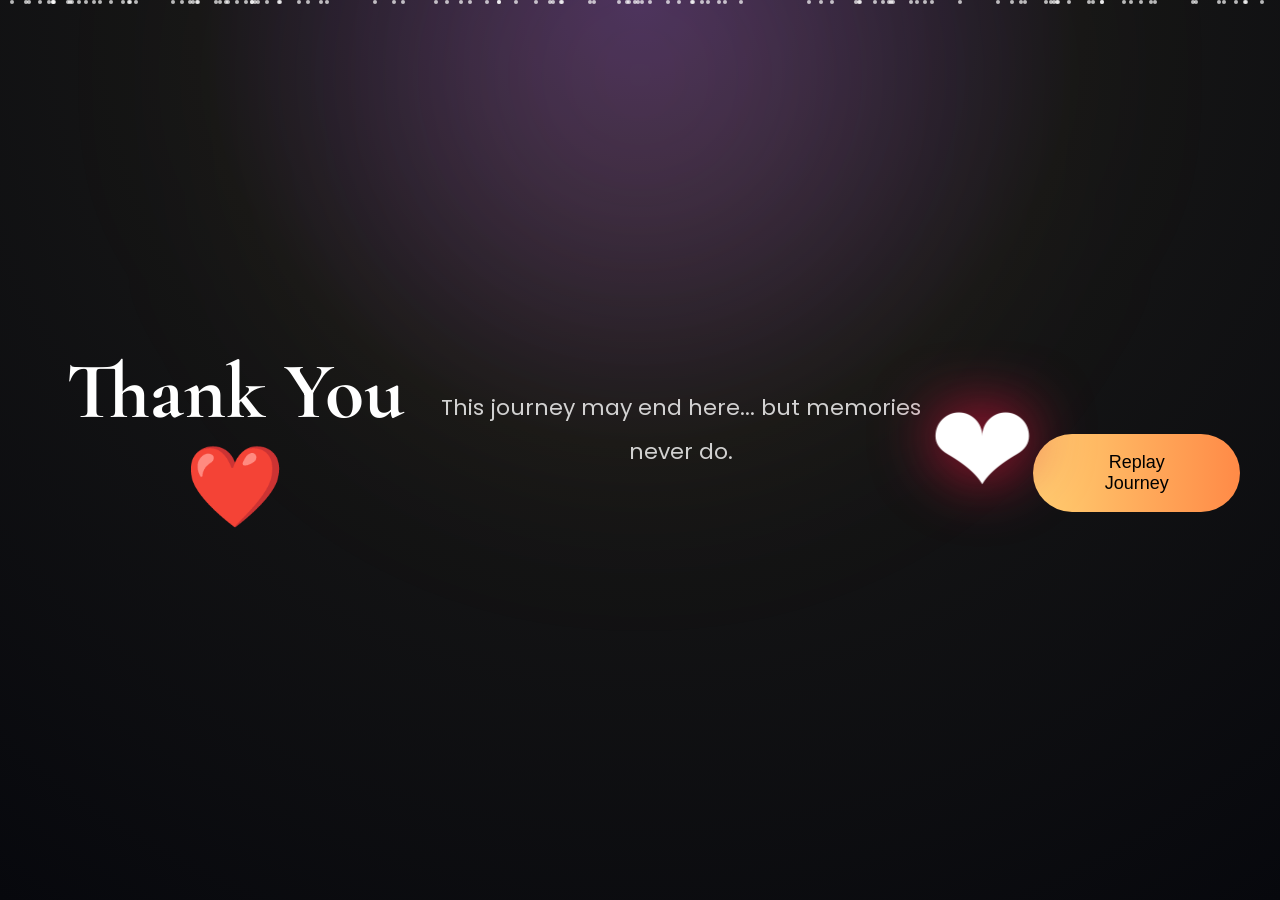
<file: final.html>
<!DOCTYPE html>
<html lang="en">

<head>

<meta charset="UTF-8">
<meta name="viewport" content="width=device-width, initial-scale=1.0">

<title>The End ❤️</title>

<link rel="preconnect" href="https://fonts.googleapis.com">

<link href="https://fonts.googleapis.com/css2?family=Cormorant+Garamond:wght@700&family=Poppins:wght@300;500&display=swap" rel="stylesheet">

<link rel="stylesheet" href="css/style.css">
<link rel="stylesheet" href="css/final.css">

<script src="https://cdn.jsdelivr.net/npm/gsap@3.13.0/dist/gsap.min.js"></script>

</head>

<body class="final-page">

<div id="particles"></div>

<div class="hero">

<h1>
Thank You ❤️
</h1>

<p id="finalMessage">

This journey may end here...

but memories never do.

</p>

<div class="heart">

❤

</div>

<button id="replay">

Replay Journey

</button>

</div>

<script src="js/final.js"></script>

</body>

</html>
</file>
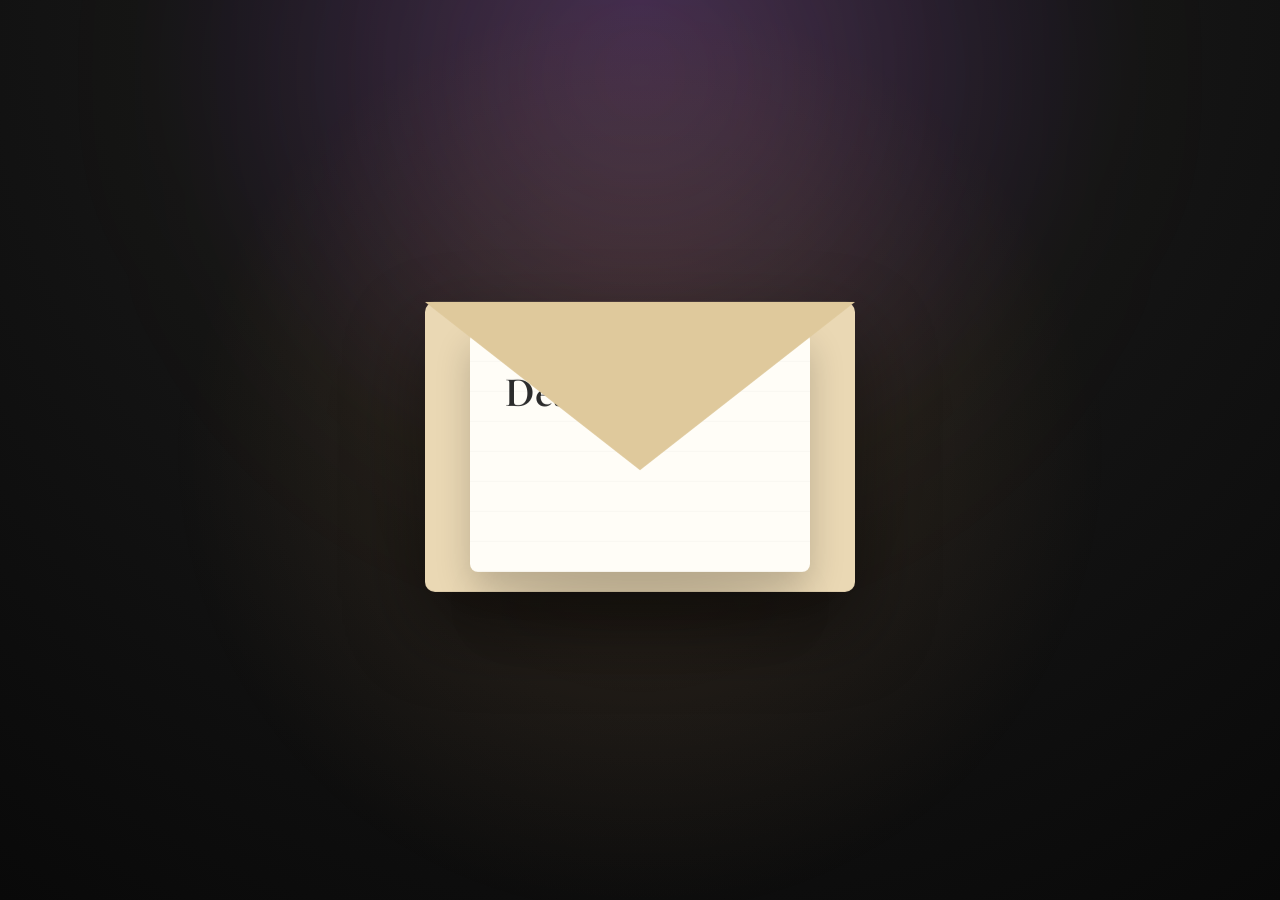
<file: letter.html>
<!DOCTYPE html>
<html lang="en">

<head>

<meta charset="UTF-8">
<meta name="viewport" content="width=device-width, initial-scale=1.0">

<title>The Letter</title>

<link rel="preconnect" href="https://fonts.googleapis.com">
<link rel="preconnect" href="https://fonts.gstatic.com" crossorigin>

<link href="https://fonts.googleapis.com/css2?family=Cormorant+Garamond:wght@400;600;700&family=Poppins:wght@300;400;500&display=swap" rel="stylesheet">

<link rel="stylesheet" href="css/style.css">
<link rel="stylesheet" href="css/letter.css">

<script src="https://cdn.jsdelivr.net/npm/gsap@3.13.0/dist/gsap.min.js"></script>

</head>

<body class="letter-page">

<div class="letter-wrapper">

<div class="envelope" id="envelope">

<div class="envelope-top"></div>

<div class="letter-paper" id="paper">

<h2>Dear You ❤️</h2>

<div id="typewriter"></div>

<button id="continueBtn">
Continue →
</button>

</div>

</div>

</div>

<script src="js/letter.js"></script>

</body>

</html>
</file>
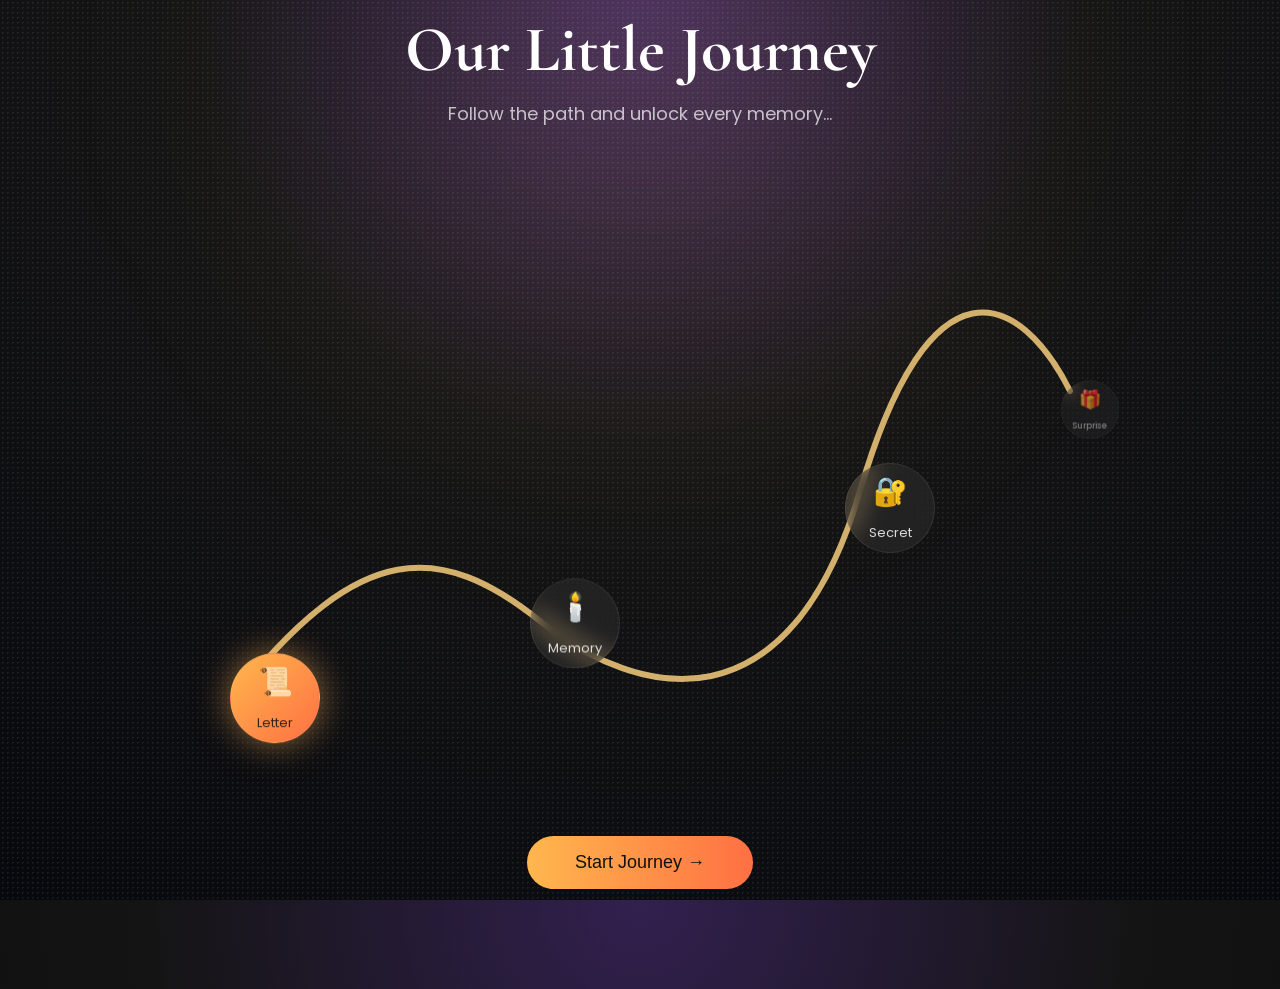
<file: map.html>
<!DOCTYPE html>
<html lang="en">

<head>

<meta charset="UTF-8">
<meta name="viewport" content="width=device-width, initial-scale=1.0">

<title>Journey Map</title>

<link rel="preconnect" href="https://fonts.googleapis.com">

<link href="https://fonts.googleapis.com/css2?family=Cormorant+Garamond:wght@700&family=Poppins:wght@300;400;500&display=swap" rel="stylesheet">

<link rel="stylesheet" href="css/style.css">
<link rel="stylesheet" href="css/map.css">

<script src="https://cdn.jsdelivr.net/npm/gsap@3.13.0/dist/gsap.min.js"></script>

</head>

<body class="map-page">

<div class="noise"></div>

<section class="map-container">

<h1>Our Little Journey</h1>

<p class="subtitle">
Follow the path and unlock every memory...
</p>

<div class="map">

<!-- SVG PATH -->

<svg class="path-svg"
viewBox="0 0 1000 600">

<path id="journeyPath"

d="M100 500
C220 350 300 350 400 430
S650 540 720 300
S880 100 930 200"

stroke="#d4b06d"

stroke-width="6"

fill="none"

stroke-linecap="round"

stroke-dasharray="2000"

stroke-dashoffset="2000"/>

</svg>

<!-- POINT 1 -->

<div class="point active"
id="point1"
style="left:90px;top:470px;">

<span>📜</span>

<p>Letter</p>

</div>

<!-- POINT 2 -->

<div class="point"
id="point2"
style="left:390px;top:395px;">

<span>🕯️</span>

<p>Memory</p>

</div>

<!-- POINT 3 -->

<div class="point"
id="point3"
style="left:705px;top:280px;">

<span>🔐</span>

<p>Secret</p>

</div>

<!-- POINT 4 -->

<div class="point"
id="point4"
style="left:905px;top:180px;">

<span>🎁</span>

<p>Surprise</p>

</div>

</div>

<button id="nextBtn">

Start Journey →

</button>

</section>

<script src="js/map.js"></script>

</body>

</html>
</file>
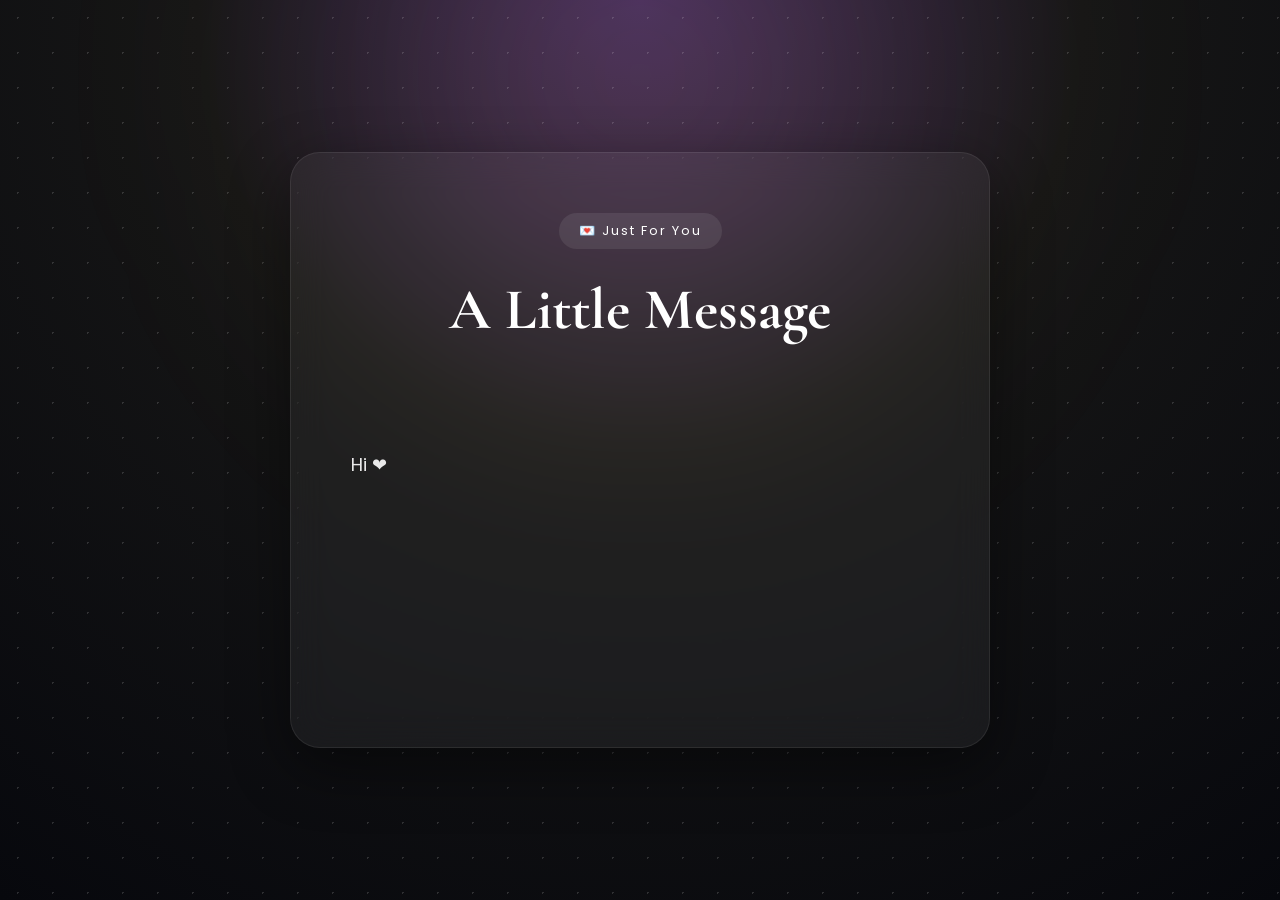
<file: message.html>
<!DOCTYPE html>
<html lang="en">

<head>

<meta charset="UTF-8">
<meta name="viewport" content="width=device-width, initial-scale=1.0">

<title>A Message For You</title>

<link rel="preconnect" href="https://fonts.googleapis.com">

<link href="https://fonts.googleapis.com/css2?family=Cormorant+Garamond:wght@700&family=Poppins:wght@300;400;500&display=swap" rel="stylesheet">

<link rel="stylesheet" href="css/style.css">
<link rel="stylesheet" href="css/message.css">

<script src="https://cdn.jsdelivr.net/npm/gsap@3.13.0/dist/gsap.min.js"></script>

</head>

<body class="message-page">

<div class="stars"></div>

<div class="message-card">

<span class="tag">
💌 Just For You
</span>

<h1 id="title">
A Little Message
</h1>

<div id="typing"></div>

<button id="continue">
One Last Surprise →
</button>

</div>

<script src="js/message.js"></script>

</body>

</html>
</file>
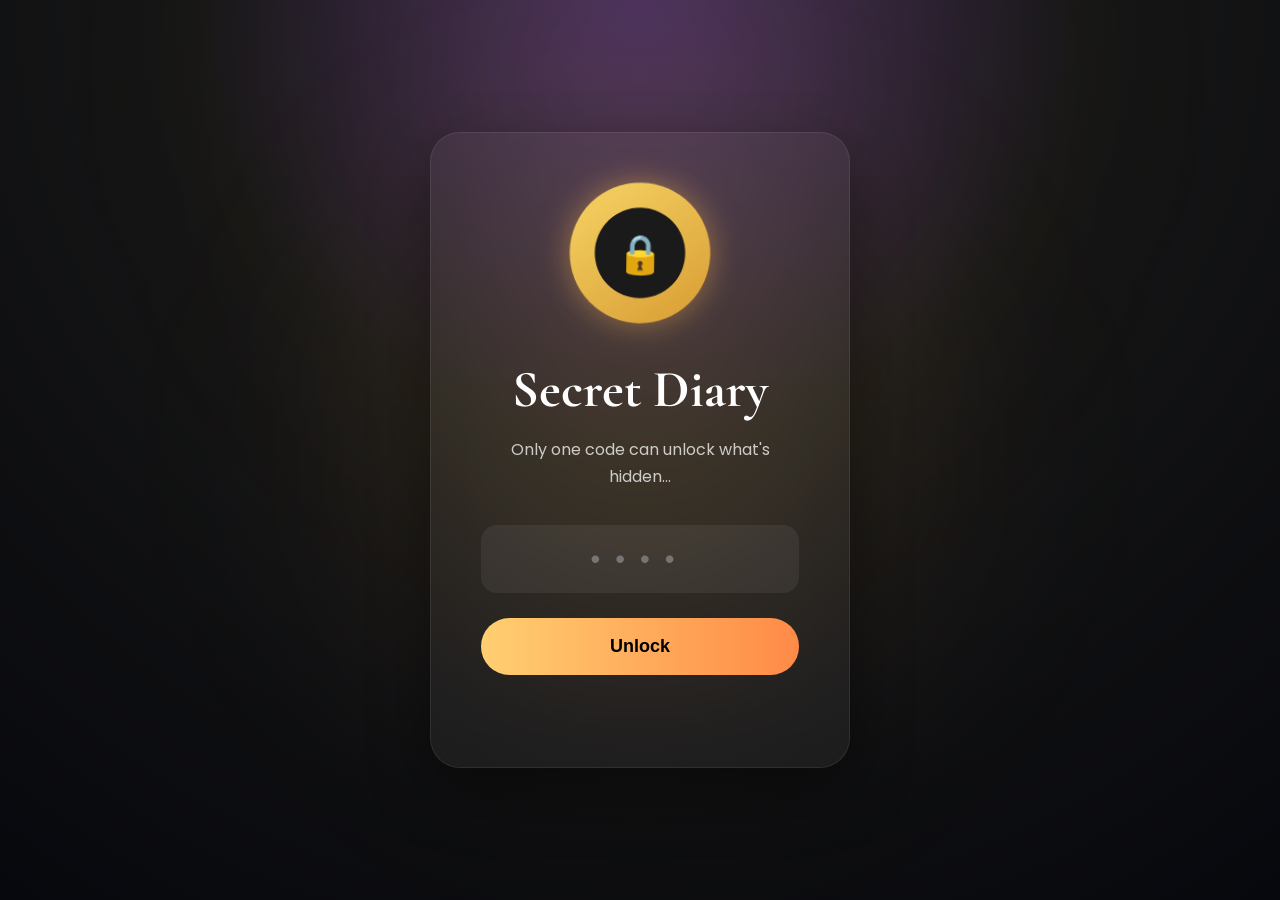
<file: vault.html>
<!DOCTYPE html>
<html lang="en">

<head>

<meta charset="UTF-8">
<meta name="viewport" content="width=device-width, initial-scale=1.0">

<title>Secret Vault</title>

<link rel="preconnect" href="https://fonts.googleapis.com">

<link href="https://fonts.googleapis.com/css2?family=Cormorant+Garamond:wght@700&family=Poppins:wght@300;400;500&display=swap" rel="stylesheet">

<link rel="stylesheet" href="css/style.css">
<link rel="stylesheet" href="css/vault.css">

<script src="https://cdn.jsdelivr.net/npm/gsap@3.13.0/dist/gsap.min.js"></script>

</head>

<body class="vault-page">

<div class="bg-glow"></div>

<div class="vault-card">

<div class="lock-circle">

<div class="lock-center">

🔒

</div>

</div>

<h1>Secret Diary</h1>

<p>

Only one code can unlock what's hidden...

</p>

<input
type="password"
maxlength="4"
placeholder="••••"
id="pin">

<button id="unlock">

Unlock

</button>

<p id="status"></p>

</div>

<script src="js/vault.js"></script>

</body>

</html>
</file>
<file: css/style.css>
/* =========================================================
   SURPRISE JOURNEY V3
   Author : ChatGPT
========================================================= */

/* =========================================================
   RESET
========================================================= */

*,
*::before,
*::after{
    margin:0;
    padding:0;
    box-sizing:border-box;
}

html{
    scroll-behavior:smooth;
}

body{

    background:#07080d;

    color:#fff;

    font-family:'Poppins',sans-serif;

    overflow-x:hidden;

    min-height:100vh;

}

/* =========================================================
   ROOT VARIABLES
========================================================= */

:root{

--primary:#FFD369;

--secondary:#FF944D;

--white:#ffffff;

--black:#07080d;

--glass:rgba(255,255,255,.05);

--glass-border:rgba(255,255,255,.08);

--shadow:

0 25px 60px rgba(0,0,0,.45);

--radius:28px;

--transition:.35s;

}

/* =========================================================
   SCROLLBAR
========================================================= */

::-webkit-scrollbar{

width:10px;

}

::-webkit-scrollbar-track{

background:#101010;

}

::-webkit-scrollbar-thumb{

background:

linear-gradient(

180deg,

var(--primary),

var(--secondary)

);

border-radius:100px;

}

/* =========================================================
   TYPOGRAPHY
========================================================= */

h1,h2,h3{

font-family:"Cormorant Garamond",serif;

font-weight:700;

}

p{

line-height:1.8;

opacity:.85;

}

img{

display:block;

width:100%;

}

/* =========================================================
   MAIN BACKGROUND
========================================================= */

body::before{

content:"";

position:fixed;

inset:0;

background:

radial-gradient(circle at top,

#38225f 0%,

#161616 40%,

#07080d 100%);

z-index:-20;

}

/* =========================================================
   GOLD GLOW
========================================================= */

body::after{

content:"";

position:fixed;

left:50%;

top:-350px;

transform:translateX(-50%);

width:850px;

height:850px;

background:

radial-gradient(circle,

rgba(255,190,90,.18),

transparent 70%);

filter:blur(120px);

animation:glowMove 10s ease infinite;

z-index:-15;

}

@keyframes glowMove{

0%,100%{

transform:

translateX(-50%)

scale(.9);

}

50%{

transform:

translateX(-50%)

scale(1.2);

}

}

/* =========================================================
   STARS
========================================================= */

.stars{

position:fixed;

inset:0;

pointer-events:none;

overflow:hidden;

z-index:-12;

}

.star{

position:absolute;

width:2px;

height:2px;

border-radius:50%;

background:white;

opacity:.35;

animation:starFloat linear infinite;

}

@keyframes starFloat{

0%{

transform:

translateY(100vh);

opacity:0;

}

20%{

opacity:.4;

}

100%{

transform:

translateY(-120px);

opacity:0;

}

}

/* =========================================================
   CONTAINER
========================================================= */

.container{

width:min(1200px,92%);

margin:auto;

}

/* =========================================================
   SECTION
========================================================= */

section{

padding:100px 0;

position:relative;

}

/* =========================================================
   GLASS CARD
========================================================= */

.glass{

background:var(--glass);

backdrop-filter:blur(18px);

border:1px solid var(--glass-border);

border-radius:var(--radius);

box-shadow:var(--shadow);

position:relative;

overflow:hidden;

}

.glass::before{

content:"";

position:absolute;

left:-120px;

top:-200px;

width:220px;

height:700px;

background:

linear-gradient(

90deg,

transparent,

rgba(255,255,255,.08),

transparent

);

transform:rotate(30deg);

animation:glassShine 8s linear infinite;

}

@keyframes glassShine{

0%{

left:-250px;

}

100%{

left:130%;

}

}

/* =========================================================
   BUTTON
========================================================= */

.btn{

display:inline-flex;

justify-content:center;

align-items:center;

gap:12px;

padding:18px 42px;

border:none;

outline:none;

border-radius:80px;

cursor:pointer;

background:

linear-gradient(

90deg,

var(--primary),

var(--secondary)

);

color:#111;

font-size:17px;

font-weight:600;

transition:var(--transition);

position:relative;

overflow:hidden;

}

.btn:hover{

transform:

translateY(-5px);

box-shadow:

0 18px 40px rgba(255,170,70,.35);

}

.btn::before{

content:"";

position:absolute;

left:-100%;

top:0;

width:100%;

height:100%;

background:

linear-gradient(

90deg,

transparent,

rgba(255,255,255,.5),

transparent

);

transition:.7s;

}

.btn:hover::before{

left:120%;

}

/* =========================================================
   TITLE
========================================================= */

.title{

font-size:74px;

text-align:center;

margin-bottom:20px;

}

.subtitle{

max-width:700px;

margin:auto;

text-align:center;

font-size:18px;

margin-bottom:60px;

}

/* =========================================================
   HERO
========================================================= */

.hero{

min-height:100vh;

display:flex;

justify-content:center;

align-items:center;

padding:40px;

}
/* =========================================================
   PREMIUM HERO CARD
========================================================= */

.hero-card{

    width:min(850px,95%);

    padding:70px 60px;

    text-align:center;

}

.hero-card h1{

    font-size:88px;

    line-height:.95;

    margin-bottom:25px;

    letter-spacing:1px;

}

.hero-card p{

    max-width:580px;

    margin:auto;

    font-size:18px;

    opacity:.82;

}

/* =========================================================
   BADGE
========================================================= */

.badge{

display:inline-flex;

align-items:center;

gap:10px;

padding:10px 24px;

margin-bottom:35px;

border-radius:100px;

background:rgba(255,255,255,.06);

border:1px solid rgba(255,255,255,.08);

font-size:12px;

letter-spacing:3px;

text-transform:uppercase;

color:var(--primary);

}

/* =========================================================
   3D ENVELOPE
========================================================= */

.envelope{

position:relative;

width:320px;

height:220px;

margin:60px auto;

transform-style:preserve-3d;

perspective:1400px;

cursor:pointer;

transition:.5s;

}

.envelope:hover{

transform:

translateY(-12px)

scale(1.03);

}

/* Shadow */

.envelope-shadow{

position:absolute;

left:50%;

bottom:-30px;

transform:translateX(-50%);

width:230px;

height:40px;

border-radius:50%;

background:rgba(0,0,0,.45);

filter:blur(22px);

transition:.4s;

}

.envelope:hover .envelope-shadow{

width:280px;

opacity:.8;

}

/* Back */

.envelope-back{

position:absolute;

inset:0;

background:

linear-gradient(135deg,#f7e6c2,#e4c48f);

border-radius:14px;

overflow:hidden;

box-shadow:

0 20px 40px rgba(0,0,0,.35);

}

/* Left Fold */

.envelope-left{

position:absolute;

left:0;

bottom:0;

width:50%;

height:100%;

clip-path:polygon(0 0,100% 50%,0 100%);

background:#e7c995;

}

/* Right Fold */

.envelope-right{

position:absolute;

right:0;

bottom:0;

width:50%;

height:100%;

clip-path:polygon(100% 0,0 50%,100% 100%);

background:#dbb97e;

}

/* Bottom Fold */

.envelope-bottom{

position:absolute;

left:0;

bottom:0;

width:100%;

height:55%;

clip-path:polygon(0 0,50% 100%,100% 0);

background:#d7b06d;

}

/* Top Flap */

.envelope-top{

position:absolute;

left:0;

top:0;

width:100%;

height:100%;

clip-path:polygon(0 0,100% 0,50% 58%);

background:

linear-gradient(180deg,#f6e3bb,#d8b87d);

transform-origin:top;

transition:1s cubic-bezier(.22,1,.36,1);

z-index:20;

}

/* =========================================================
   LETTER
========================================================= */

.letter-paper{

position:absolute;

left:50%;

bottom:18px;

transform:translateX(-50%);

width:240px;

height:170px;

background:

linear-gradient(

180deg,

#fffefb,

#f6f2e9

);

border-radius:10px;

box-shadow:

0 15px 35px rgba(0,0,0,.2);

transition:1s cubic-bezier(.22,1,.36,1);

z-index:5;

overflow:hidden;

display:flex;

justify-content:center;

align-items:center;

}

.letter-paper::before{

content:"";

position:absolute;

inset:0;

background:

repeating-linear-gradient(

transparent,

transparent 26px,

rgba(0,0,0,.035) 27px

);

}

.letter-paper span{

font-size:48px;

z-index:2;

filter:

drop-shadow(0 0 10px rgba(255,0,100,.25));

}

/* Open */

.envelope.open .envelope-top{

transform:

rotateX(180deg);

}

.envelope.open .letter-paper{

bottom:120px;

}

/* =========================================================
   PREMIUM GLOW
========================================================= */

.glow-orb{

position:absolute;

border-radius:50%;

filter:blur(100px);

pointer-events:none;

opacity:.18;

animation:orbMove 12s ease-in-out infinite;

}

.glow-one{

width:280px;

height:280px;

background:#ffb347;

top:8%;

left:5%;

}

.glow-two{

width:360px;

height:360px;

background:#845ef7;

bottom:5%;

right:6%;

animation-delay:4s;

}

@keyframes orbMove{

0%,100%{

transform:

translateY(0)

scale(1);

}

50%{

transform:

translateY(-40px)

scale(1.15);

}

}

/* =========================================================
   FLOATING PARTICLES
========================================================= */

.particle{

position:absolute;

border-radius:50%;

background:white;

opacity:.25;

animation:particleFloat linear infinite;

}

@keyframes particleFloat{

0%{

transform:

translateY(100vh)

scale(0);

opacity:0;

}

20%{

opacity:.4;

}

100%{

transform:

translateY(-120px)

scale(1);

opacity:0;

}

}

/* =========================================================
   HOVER EFFECT
========================================================= */

.glass:hover{

transform:translateY(-8px);

transition:.4s;

box-shadow:

0 40px 90px rgba(0,0,0,.5),

0 0 80px rgba(255,170,70,.08);

}
/* =========================================================
   MOUSE SPOTLIGHT
========================================================= */

.mouse-light{

position:fixed;

width:500px;
height:500px;

left:0;
top:0;

pointer-events:none;

transform:translate(-50%,-50%);

background:

radial-gradient(circle,

rgba(255,220,120,.12),

transparent 70%);

filter:blur(40px);

z-index:-5;

}

/* =========================================================
   GRID HELPERS
========================================================= */

.grid{

display:grid;

gap:30px;

}

.grid-2{

grid-template-columns:repeat(2,1fr);

}

.grid-3{

grid-template-columns:repeat(3,1fr);

}

.flex{

display:flex;

}

.center{

justify-content:center;

align-items:center;

}

/* =========================================================
   PREMIUM IMAGES
========================================================= */

.image-box{

position:relative;

overflow:hidden;

border-radius:22px;

box-shadow:

0 25px 60px rgba(0,0,0,.35);

}

.image-box img{

transition:1s;

}

.image-box:hover img{

transform:scale(1.08);

}

/* =========================================================
   CARD EFFECT
========================================================= */

.card{

padding:35px;

border-radius:26px;

background:rgba(255,255,255,.04);

border:1px solid rgba(255,255,255,.06);

backdrop-filter:blur(16px);

transition:.4s;

}

.card:hover{

transform:

translateY(-8px);

border-color:

rgba(255,210,120,.25);

}

/* =========================================================
   DIVIDER
========================================================= */

.divider{

width:120px;

height:3px;

margin:30px auto;

border-radius:100px;

background:

linear-gradient(

90deg,

transparent,

var(--primary),

transparent

);

}

/* =========================================================
   FADE CLASSES
========================================================= */

.fade-up{

opacity:0;

transform:

translateY(50px);

}

.fade-left{

opacity:0;

transform:

translateX(-50px);

}

.fade-right{

opacity:0;

transform:

translateX(50px);

}

.zoom{

opacity:0;

transform:

scale(.8);

}

.rotate{

opacity:0;

transform:

rotate(-10deg)

scale(.9);

}

/* =========================================================
   LOADER
========================================================= */

#loader{

position:fixed;

inset:0;

background:#050608;

display:flex;

justify-content:center;

align-items:center;

z-index:999999;

}

.loader-circle{

width:90px;

height:90px;

border-radius:50%;

border:6px solid rgba(255,255,255,.08);

border-top-color:var(--primary);

animation:spin 1s linear infinite;

}

@keyframes spin{

100%{

transform:rotate(360deg);

}

}

/* =========================================================
   FOOTER
========================================================= */

footer{

padding:50px 20px;

text-align:center;

opacity:.55;

font-size:14px;

}

/* =========================================================
   RESPONSIVE
========================================================= */

@media(max-width:1100px){

.hero-card{

padding:60px 40px;

}

.hero-card h1{

font-size:72px;

}

}

@media(max-width:768px){

.hero{

padding:25px;

}

.hero-card{

padding:35px 22px;

}

.hero-card h1{

font-size:46px;

line-height:1.1;

}

.hero-card p{

font-size:15px;

}

.badge{

font-size:10px;

letter-spacing:2px;

}

.envelope{

width:240px;

height:170px;

}

.letter-paper{

width:175px;

height:130px;

}

.letter-paper span{

font-size:36px;

}

.grid-2,

.grid-3{

grid-template-columns:1fr;

}

button,

.btn{

width:100%;

}

.mouse-light{

display:none;

}

}

@media(max-width:480px){

.hero-card{

padding:25px 18px;

}

.hero-card h1{

font-size:38px;

}

.hero-card p{

font-size:14px;

}

.envelope{

width:200px;

height:145px;

}

.letter-paper{

width:150px;

height:110px;

}

}

/* =========================================================
   UTILITY
========================================================= */

.hidden{

display:none!important;

}

.opacity-0{

opacity:0;

}

.pointer{

cursor:pointer;

}

.relative{

position:relative;

}

.absolute{

position:absolute;

}

.text-center{

text-align:center;

}

.w-100{

width:100%;

}

.mt-1{margin-top:10px;}
.mt-2{margin-top:20px;}
.mt-3{margin-top:30px;}
.mt-4{margin-top:40px;}
.mt-5{margin-top:50px;}

.mb-1{margin-bottom:10px;}
.mb-2{margin-bottom:20px;}
.mb-3{margin-bottom:30px;}
.mb-4{margin-bottom:40px;}
.mb-5{margin-bottom:50px;}
</file>
<file: css/final.css>
.final-page{

margin:0;

height:100vh;

overflow:hidden;

display:flex;

justify-content:center;

align-items:center;

background:
radial-gradient(circle at top,#31184c 0%,#111 45%,#000 100%);

font-family:Poppins,sans-serif;

color:white;

position:relative;

}

#particles{

position:absolute;

inset:0;

overflow:hidden;

}

.star{

position:absolute;

width:4px;

height:4px;

background:white;

border-radius:50%;

opacity:.7;

animation:float 8s linear infinite;

}

@keyframes float{

from{

transform:translateY(100vh);

}

to{

transform:translateY(-100px);

}

}

.hero{

position:relative;

z-index:2;

text-align:center;

}

.hero h1{

font-size:80px;

font-family:"Cormorant Garamond";

margin-bottom:20px;

}

.hero p{

font-size:22px;

opacity:.8;

line-height:2;

margin-bottom:40px;

}

.heart{

font-size:120px;

animation:beat 1s infinite;

filter:drop-shadow(0 0 30px crimson);

}

@keyframes beat{

0%{transform:scale(1);}

50%{transform:scale(1.15);}

100%{transform:scale(1);}

}

#replay{

margin-top:45px;

padding:18px 50px;

border:none;

border-radius:60px;

cursor:pointer;

font-size:18px;

background:
linear-gradient(90deg,#ffcf71,#ff8a47);

}

@media(max-width:768px){

.hero h1{

font-size:48px;

}

.hero p{

font-size:18px;

}

.heart{

font-size:90px;

}

}
</file>
<file: css/letter.css>
/* ===================================
   LETTER PAGE
=================================== */

.letter-page{
    width:100%;
    height:100vh;
    overflow:hidden;
    display:flex;
    justify-content:center;
    align-items:center;
    background:
    radial-gradient(circle at top,#2c1b4d 0%,#151515 45%,#090909 100%);
    font-family:'Poppins',sans-serif;
}

/* Background Glow */

.letter-page::before{
    content:"";
    position:fixed;
    inset:0;
    background:
    radial-gradient(circle,#ffb56b20 0%,transparent 60%);
    animation:glow 8s ease-in-out infinite;
    pointer-events:none;
}

@keyframes glow{

0%,100%{
transform:scale(1);
opacity:.6;
}

50%{
transform:scale(1.3);
opacity:1;
}

}

/* ===========================
   WRAPPER
=========================== */

.letter-wrapper{

width:100%;
display:flex;
justify-content:center;
align-items:center;
padding:20px;

}

/* ===========================
   ENVELOPE
=========================== */

.envelope{

position:relative;

width:430px;
height:290px;

perspective:1500px;

}

/* Bottom */

.envelope::before{

content:"";

position:absolute;

left:0;
bottom:0;

width:100%;
height:100%;

background:#ead8b4;

border-radius:10px;

box-shadow:
0 35px 80px rgba(0,0,0,.45);

}

/* Flap */

.envelope-top{

position:absolute;

left:0;
top:0;

width:100%;
height:100%;

background:#dfc99c;

clip-path:polygon(0 0,100% 0,50% 58%);

transform-origin:top;

z-index:6;

transition:1s;

}

/* ===========================
   PAPER
=========================== */

.letter-paper{

position:absolute;

left:50%;

bottom:20px;

transform:translateX(-50%);

width:340px;

height:240px;

background:#fffdf7;

border-radius:8px;

padding:35px;

display:flex;

flex-direction:column;

justify-content:flex-start;

align-items:flex-start;

box-shadow:

0 15px 35px rgba(0,0,0,.2);

transition:1s;

z-index:3;

overflow:hidden;

}

/* Hover Preview */

.envelope:hover .envelope-top{

transform:rotateX(180deg);

}

.envelope:hover .letter-paper{

bottom:120px;

}

/* ===========================
   PAPER TEXT
=========================== */

.letter-paper h2{

font-family:"Cormorant Garamond",serif;

font-size:42px;

margin-bottom:25px;

color:#2c2c2c;

}

#typewriter{

font-size:17px;

line-height:1.9;

color:#444;

min-height:130px;

}

/* ===========================
   BUTTON
=========================== */

#continueBtn{

margin-top:auto;

padding:14px 34px;

border:none;

border-radius:50px;

background:linear-gradient(90deg,#ffb74d,#ff7043);

font-size:16px;

font-weight:600;

cursor:pointer;

color:#111;

transition:.3s;

align-self:center;

opacity:0;

pointer-events:none;

}

#continueBtn:hover{

transform:translateY(-3px);

box-shadow:0 12px 25px rgba(255,130,60,.35);

}

/* ===========================
   OPEN STATE
=========================== */

.envelope.open .envelope-top{

transform:rotateX(180deg);

}

.envelope.open .letter-paper{

bottom:160px;

height:420px;

}

/* ===========================
   PAPER LINES
=========================== */

.letter-paper::before{

content:"";

position:absolute;

left:0;

top:0;

width:100%;

height:100%;

background:

repeating-linear-gradient(

transparent,

transparent 29px,

rgba(0,0,0,.04) 30px

);

pointer-events:none;

}

/* ===========================
   SHADOW
=========================== */

.envelope::after{

content:"";

position:absolute;

left:50%;

bottom:-30px;

transform:translateX(-50%);

width:300px;

height:35px;

background:rgba(0,0,0,.25);

filter:blur(25px);

border-radius:50%;

}

/* ===========================
   FLOAT
=========================== */

@keyframes floating{

0%{
transform:translateY(0);
}

50%{
transform:translateY(-8px);
}

100%{
transform:translateY(0);
}

}

.envelope{

animation:floating 5s ease-in-out infinite;

}

/* ===========================
   MOBILE
=========================== */

@media(max-width:768px){

.envelope{

width:320px;
height:220px;

}

.letter-paper{

width:255px;
height:180px;

padding:22px;

}

.envelope.open .letter-paper{

height:350px;
bottom:130px;

}

.letter-paper h2{

font-size:32px;

}

#typewriter{

font-size:15px;

line-height:1.7;

}

#continueBtn{

width:100%;

}

}
</file>
<file: css/map.css>
/* ==========================================
   MAP PAGE
========================================== */

.map-page{
    margin:0;
    width:100%;
    height:100vh;
    overflow:hidden;
    display:flex;
    justify-content:center;
    align-items:center;
    background:
    radial-gradient(circle at top,#32204f 0%,#141414 45%,#090909 100%);
    color:#fff;
    font-family:Poppins,sans-serif;
}

.noise{
    position:fixed;
    inset:0;
    opacity:.08;
    background-image:
    radial-gradient(#fff 1px,transparent 1px);
    background-size:5px 5px;
    pointer-events:none;
}

.map-container{
    width:min(1200px,95%);
    text-align:center;
}

.map-container h1{
    font-family:"Cormorant Garamond",serif;
    font-size:64px;
    margin-bottom:10px;
}

.subtitle{
    opacity:.7;
    margin-bottom:60px;
}

.map{
    position:relative;
    width:1000px;
    height:600px;
    margin:auto;
    max-width:100%;
}

.path-svg{
    position:absolute;
    inset:0;
    width:100%;
    height:100%;
}

.point{
    position:absolute;
    width:90px;
    height:90px;
    border-radius:50%;
    background:rgba(255,255,255,.06);
    backdrop-filter:blur(12px);
    border:1px solid rgba(255,255,255,.08);

    display:flex;
    flex-direction:column;
    justify-content:center;
    align-items:center;

    cursor:pointer;

    transition:.35s;
}

.point span{
    font-size:28px;
}

.point p{
    margin-top:8px;
    font-size:13px;
}

.point:hover{
    transform:scale(1.15);
    box-shadow:0 0 35px rgba(255,180,90,.45);
}

.point.active{
    background:linear-gradient(135deg,#ffb74d,#ff7043);
    color:#111;
    box-shadow:0 0 35px rgba(255,180,90,.55);
}

#nextBtn{
    margin-top:45px;
    padding:16px 48px;
    border:none;
    border-radius:60px;
    background:linear-gradient(90deg,#ffb74d,#ff7043);
    color:#111;
    font-size:18px;
    cursor:pointer;
    transition:.3s;
}

#nextBtn:hover{
    transform:translateY(-4px);
}

@media(max-width:900px){

.map{
    height:420px;
}

.point{
    width:65px;
    height:65px;
}

.point span{
    font-size:20px;
}

.point p{
    font-size:11px;
}

.map-container h1{
    font-size:42px;
}

}
</file>
<file: css/message.css>
/* ==========================================
   MESSAGE PAGE
========================================== */

.message-page{
    margin:0;
    width:100%;
    height:100vh;
    overflow:hidden;
    display:flex;
    justify-content:center;
    align-items:center;
    position:relative;
    background:
    radial-gradient(circle at top,#2d1d50 0%,#141414 45%,#080808 100%);
    font-family:'Poppins',sans-serif;
    color:#fff;
}

/* Background Stars */

.stars{
    position:absolute;
    inset:0;
    background-image:
    radial-gradient(#ffffffcc 1px,transparent 1px);
    background-size:35px 35px;
    opacity:.18;
    animation:starMove 70s linear infinite;
}

@keyframes starMove{

from{
transform:translateY(0);
}

to{
transform:translateY(-600px);
}

}

/* Card */

.message-card{

position:relative;

width:min(700px,92%);

padding:60px;

background:rgba(255,255,255,.05);

backdrop-filter:blur(18px);

border:1px solid rgba(255,255,255,.08);

border-radius:30px;

box-shadow:
0 20px 60px rgba(0,0,0,.45);

z-index:5;

text-align:center;

}

/* Tag */

.tag{

display:inline-block;

padding:8px 20px;

border-radius:50px;

background:#ffffff15;

font-size:13px;

letter-spacing:2px;

margin-bottom:25px;

}

/* Title */

.message-card h1{

font-family:"Cormorant Garamond";

font-size:58px;

margin-bottom:30px;

}

/* Typewriter */

#typing{

min-height:220px;

font-size:18px;

line-height:2;

opacity:.9;

text-align:left;

white-space:pre-wrap;

}

/* Button */

#continue{

margin-top:35px;

padding:18px 50px;

border:none;

border-radius:60px;

font-size:18px;

font-weight:600;

cursor:pointer;

background:
linear-gradient(90deg,#ffcf71,#ff8a47);

color:#111;

opacity:0;

pointer-events:none;

transition:.3s;

}

#continue:hover{

transform:translateY(-4px);

box-shadow:
0 18px 35px rgba(255,160,60,.4);

}

/* Mobile */

@media(max-width:768px){

.message-card{

padding:35px 22px;

}

.message-card h1{

font-size:42px;

}

#typing{

font-size:16px;

min-height:250px;

}

#continue{

width:100%;

}

}
</file>
<file: css/vault.css>
/* ==========================================
   VAULT PAGE
========================================== */

.vault-page{
    margin:0;
    width:100%;
    height:100vh;
    display:flex;
    justify-content:center;
    align-items:center;
    overflow:hidden;
    font-family:'Poppins',sans-serif;
    background:
    radial-gradient(circle at top,#3d2b1f 0%,#161616 45%,#080808 100%);
    color:#fff;
    position:relative;
}

/* Background Glow */

.bg-glow{
    position:absolute;
    width:700px;
    height:700px;
    border-radius:50%;
    background:radial-gradient(circle,
    rgba(255,180,90,.18),
    transparent 70%);
    filter:blur(120px);
    animation:glowMove 8s ease-in-out infinite;
}

@keyframes glowMove{

0%,100%{
transform:scale(.9);
}

50%{
transform:scale(1.2);
}

}

/* =======================
   CARD
======================= */

.vault-card{

position:relative;

width:420px;

padding:50px;

border-radius:30px;

background:rgba(255,255,255,.05);

backdrop-filter:blur(18px);

border:1px solid rgba(255,255,255,.08);

text-align:center;

box-shadow:
0 25px 60px rgba(0,0,0,.45);

z-index:2;

}

/* =======================
   LOCK
======================= */

.lock-circle{

width:140px;
height:140px;

margin:auto;

border-radius:50%;

display:flex;
justify-content:center;
align-items:center;

background:
linear-gradient(145deg,#f6d365,#d89c32);

box-shadow:
0 0 30px rgba(255,180,80,.45);

animation:float 3s ease-in-out infinite;

}

.lock-center{

width:90px;
height:90px;

border-radius:50%;

display:flex;
justify-content:center;
align-items:center;

background:#1a1a1a;

font-size:38px;

}

@keyframes float{

0%,100%{
transform:translateY(0);
}

50%{
transform:translateY(-10px);
}

}

/* =======================
   TEXT
======================= */

.vault-card h1{

margin-top:35px;

font-family:"Cormorant Garamond";

font-size:52px;

}

.vault-card p{

margin-top:15px;

opacity:.75;

line-height:1.7;

}

/* =======================
   INPUT
======================= */

#pin{

margin-top:35px;

width:100%;

padding:18px;

font-size:28px;

letter-spacing:15px;

text-align:center;

border:none;

outline:none;

border-radius:16px;

background:#ffffff10;

color:white;

}

/* =======================
   BUTTON
======================= */

#unlock{

margin-top:25px;

width:100%;

padding:18px;

border:none;

border-radius:60px;

font-size:18px;

font-weight:600;

cursor:pointer;

background:
linear-gradient(90deg,#ffcf71,#ff8a47);

transition:.3s;

}

#unlock:hover{

transform:translateY(-4px);

box-shadow:
0 18px 40px rgba(255,150,50,.4);

}

/* =======================
   STATUS
======================= */

#status{

margin-top:18px;

min-height:24px;

font-size:15px;

color:#ffd37d;

}

/* =======================
   SUCCESS
======================= */

.success .lock-circle{

animation:none;

transform:scale(1.08);

box-shadow:
0 0 60px rgba(255,220,120,.8);

}

/* =======================
   SHAKE
======================= */

.shake{

animation:shake .45s;

}

@keyframes shake{

0%{transform:translateX(0);}
20%{transform:translateX(-8px);}
40%{transform:translateX(8px);}
60%{transform:translateX(-8px);}
80%{transform:translateX(8px);}
100%{transform:translateX(0);}

}

/* =======================
   MOBILE
======================= */

@media(max-width:768px){

.vault-card{

width:92%;

padding:35px 25px;

}

.lock-circle{

width:110px;
height:110px;

}

.lock-center{

width:70px;
height:70px;

font-size:30px;

}

.vault-card h1{

font-size:40px;

}

#pin{

font-size:24px;

letter-spacing:10px;

}

}
</file>
